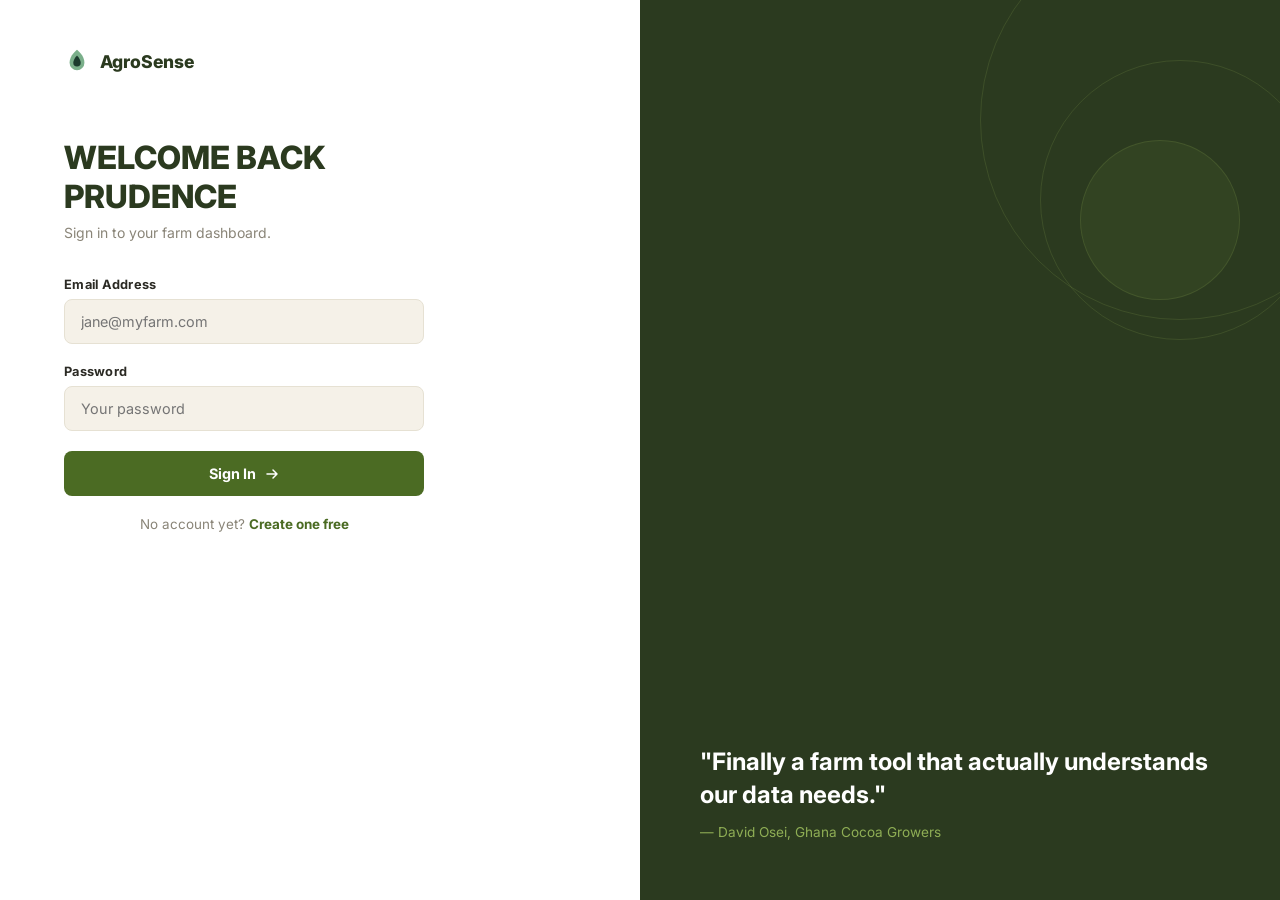
<file: login.html>
<!DOCTYPE html>
<html lang="en">
<head>
<meta charset="UTF-8">
<meta name="viewport" content="width=device-width, initial-scale=1.0">
<title>Sign In — AgroSense</title>
<link
href="https://fonts.googleapis.com/css2?family=Playfair+Display:wght@600;700&family=Inter:wght@300;400;500;600&display=swap" rel="stylesheet">
<link rel="stylesheet" href="style.css">
</head>
<body class="page-auth">
<div class="auth-split">
<div class="auth-panel">
<a href="index.html" class="logo">
<svg width="26" height="26" viewBox="0 0 28 28" fill="none">
<path d="M14 2C14 2 6 8 6 16a8 8 0 0016 0C22 8 14 2 14 2z" fill="#7AAF8A"/>
<path d="M14 8C14 8 10 12 10 16a4 4 0 008 0C18 12 14 8 14 8z" fill="#1B3A2D"/>
</svg>
AgroSense
</a>
<div class="auth-form-wrap">
<h2 class="auth-title">WELCOME BACK PRUDENCE</h2>
<p class="auth-sub">Sign in to your farm dashboard.</p>
<div id="authMsg" class="auth-msg" style="display:none"></div>
<div class="form-group">
<label for="loginEmail">Email Address</label>
<input type="email" id="loginEmail" placeholder="jane@myfarm.com" autocomplete="email">
</div>
<div class="form-group">
<label for="loginPassword">Password</label>
<input type="password" id="loginPassword" placeholder="Your password">
</div>
<button class="btn-submit" onclick="handleLogin()">
<span>Sign In</span>
<svg width="16" height="16" viewBox="0 0 16 16" fill="none"><path d="M3 8h10M9 4l4 4-4 4" stroke="currentColor" stroke-width="1.5" stroke-linecap="round" stroke-linejoin="round"/></svg></button>
<p class="auth-link">No account yet? <a href="register.html">Create one free</a></p>
</div>
</div>
<div class="auth-deco">
<div class="deco-content">
<h3>"Finally a farm tool that actually understands our data needs."</h3>
<p>— David Osei, Ghana Cocoa Growers</p>
</div>
<div class="deco-circles">
<div class="dc dc1"></div>
<div class="dc dc2"></div>
<div class="dc dc3"></div>
</div>
</div>
</div>
<script type="module" src="auth.js"></script>
</body>
</html>
</file>
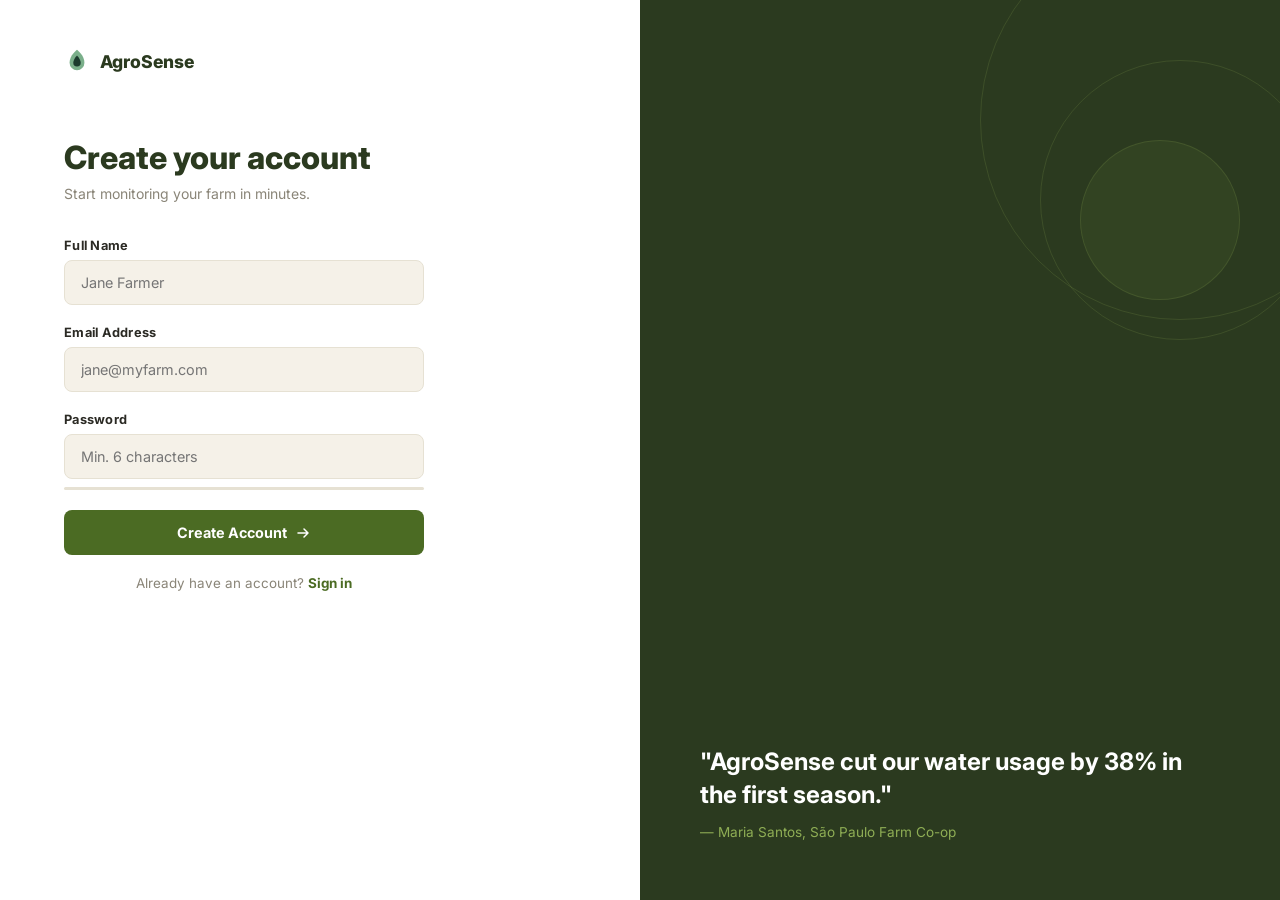
<file: register.html>
<!DOCTYPE html>
<html lang="en">
<head>
<meta charset="UTF-8">
<meta name="viewport" content="width=device-width, initial-scale=1.0">
<title>Create Account — AgroSense</title>
<link
href="https://fonts.googleapis.com/css2?family=Playfair+Display:wght@600;700&family=Inter:wght@300;400;500;600&display=swap" rel="stylesheet">
<link rel="stylesheet" href="style.css">
</head>
<body class="page-auth">
<div class="auth-split">
<div class="auth-panel">
<a href="index.html" class="logo">
<svg width="26" height="26" viewBox="0 0 28 28" fill="none">
<path d="M14 2C14 2 6 8 6 16a8 8 0 0016 0C22 8 14 2 14 2z" fill="#7AAF8A"/>
<path d="M14 8C14 8 10 12 10 16a4 4 0 008 0C18 12 14 8 14 8z" fill="#1B3A2D"/>
</svg>
AgroSense
</a>
<div class="auth-form-wrap">
<h2 class="auth-title">Create your account</h2>
<p class="auth-sub">Start monitoring your farm in minutes.</p>
<div id="authMsg" class="auth-msg" style="display:none"></div>
<div class="form-group">
<label for="name">Full Name</label>
<input type="text" id="name" placeholder="Jane Farmer" autocomplete="name">
</div>
<div class="form-group">
<label for="email">Email Address</label>
<input type="email" id="email" placeholder="jane@myfarm.com" autocomplete="email">
</div>
<div class="form-group">
<label for="password">Password</label>
<input type="password" id="password" placeholder="Min. 6 characters">
<div class="password-strength" id="strengthBar"><div class="strength-fill"></div></div>
</div>
<button class="btn-submit" onclick="handleRegister()">
<span>Create Account</span>
<svg width="16" height="16" viewBox="0 0 16 16" fill="none"><path d="M3 8h10M9 4l4 4-4 4" stroke="currentColor" stroke-width="1.5" stroke-linecap="round" stroke-linejoin="round"/></svg>
</button>
<p class="auth-link">Already have an account? <a href="login.html">Sign in</a></p>
</div>
</div>
<div class="auth-deco">
<div class="deco-content">
<h3>"AgroSense cut our water usage by 38% in the first season."</h3>
<p>— Maria Santos, São Paulo Farm Co-op</p>
</div>
<div class="deco-circles">
<div class="dc dc1"></div>
<div class="dc dc2"></div>
<div class="dc dc3"></div>
</div>
</div>
</div>
<script type="module" src="auth.js"></script>
</body>
</html>
</file>
<file: style.css>
/* ============================================
AGROSENSE — DESIGN SYSTEM (Retheme: warm olive/cream)
Palette:
--forest: #4B6B23  (olive green — primary)
--forest-dark: #3B5519 (hover state)
--sage: #8FAE55    (light olive — accents, active states)
--amber: #D9A356   (warm tan — warnings)
--mist: #F5F1E8    (warm cream page background)
--charcoal:#2B3A1F (deep olive-black — dark accents, footer)
--card: #FFFFFF
============================================ */
*, *::before, *::after {
  margin: 0; padding: 0; box-sizing: border-box;
}
:root {
  --forest: #4B6B23;
  --forest-dark: #3B5519;
  --sage: #8FAE55;
  --amber: #D9A356;
  --mist: #F5F1E8;
  --charcoal: #2B3A1F;
  --card: #FFFFFF;
  --text: #2b2a24;
  --text-muted: #8a8578;
  --border: #e6e1d3;
  --shadow: 0 2px 16px rgba(43,42,36,0.07);
  --shadow-lg: 0 8px 40px rgba(43,42,36,0.13);
  --radius: 14px;
  --radius-sm: 8px;
  --font-display: 'Inter', system-ui, sans-serif;
  --font-body: 'Inter', system-ui, sans-serif;
}
html { scroll-behavior: smooth; }
body {
  font-family: var(--font-body);
  color: var(--text);
  background: var(--mist);
  -webkit-font-smoothing: antialiased;
}
a { text-decoration: none; color: inherit; }

/* ============================================
HOME PAGE
============================================ */
.page-home { background: var(--mist); }

/* HEADER */
.site-header {
  display: flex;
  align-items: center;
  justify-content: space-between;
  padding: 20px 48px;
  position: fixed; top: 0; left: 0; right: 0;
  background: rgba(245,241,232,0.9);
  backdrop-filter: blur(12px);
  z-index: 100;
  border-bottom: 1px solid var(--border);
}
.logo {
  display: flex; align-items: center; gap: 10px;
  font-family: var(--font-display);
  font-weight: 800; font-size: 1.2rem;
  color: var(--charcoal);
}
.site-nav { display: flex; align-items: center; gap: 12px; }
.site-nav a {
  font-size: 0.875rem; font-weight: 500;
  color: var(--text); padding: 8px 16px;
  border-radius: var(--radius-sm);
  transition: background .18s;
}
.site-nav a:hover { background: var(--border); }
.btn-nav {
  background: var(--forest) !important;
  color: #fff !important;
}
.btn-nav:hover { background: var(--forest-dark) !important; }

/* HERO */
.hero {
  min-height: 100vh;
  display: grid;
  grid-template-columns: 1fr 420px;
  align-items: center;
  padding: 120px 48px 60px;
  gap: 60px;
  position: relative;
  overflow: hidden;
  background: var(--charcoal);
}
.hero-photo-bg {
  position: absolute; inset: 0; z-index: 0;
}
.hero-photo-bg img {
  width: 100%; height: 100%; object-fit: cover; display: block;
}
.hero-photo-overlay {
  position: absolute; inset: 0;
  background: linear-gradient(100deg, rgba(43,58,31,0.92) 0%, rgba(43,58,31,0.75) 38%, rgba(245,241,232,0.2) 75%);
}
.hero-content { position: relative; z-index: 1; }
.hero-eyebrow {
  display: inline-block;
  font-size: 0.75rem; font-weight: 700;
  letter-spacing: 0.12em; text-transform: uppercase;
  color: var(--sage);
  background: rgba(143,174,85,0.15);
  padding: 5px 14px; border-radius: 100px;
  margin-bottom: 20px;
}
.hero-title {
  font-family: var(--font-display);
  font-size: clamp(2.6rem, 5vw, 4rem);
  font-weight: 800;
  line-height: 1.12;
  color: #fff;
  margin-bottom: 20px;
}
.hero-sub {
  font-size: 1.05rem; font-weight: 400;
  color: rgba(255,255,255,0.8); line-height: 1.7;
  max-width: 480px; margin-bottom: 36px;
}
.hero-actions { display: flex; gap: 14px; flex-wrap: wrap; margin-bottom: 48px; }
.btn-primary {
  background: var(--forest); color: #fff;
  padding: 14px 28px; border-radius: var(--radius-sm);
  font-size: 0.9rem; font-weight: 700;
  transition: background .18s, transform .12s;
  display: inline-block;
}
.btn-primary:hover { background: var(--forest-dark); transform: translateY(-1px); }
.btn-ghost {
  color: #fff; font-size: 0.9rem; font-weight: 600;
  padding: 14px 4px;
  border-bottom: 2px solid rgba(255,255,255,0.4);
  transition: border-color .18s;
  display: inline-block;
}
.btn-ghost:hover { border-color: var(--sage); }
.hero-stats {
  display: flex; align-items: center; gap: 24px; flex-wrap: wrap;
}
.stat { display: flex; flex-direction: column; }
.stat strong { font-size: 1.4rem; font-weight: 800; color: var(--sage); }
.stat span { font-size: 0.75rem; color: rgba(255,255,255,0.65); margin-top: 2px; }
.stat-divider { width: 1px; height: 36px; background: rgba(255,255,255,0.25); }

/* FLOATING CARDS (hero visual) */
.hero-visual {
  position: relative; z-index: 1;
  height: 460px;
}
.floating-card {
  position: absolute;
  background: var(--card);
  border-radius: var(--radius);
  padding: 20px 24px;
  box-shadow: var(--shadow-lg);
  display: flex; align-items: center; gap: 16px;
  min-width: 200px;
  animation: floatY 4s ease-in-out infinite;
}
.fc1 { top: 10px; left: 30px; animation-delay: 0s; }
.fc2 { top: 140px; right: 0; animation-delay: 1.3s; }
.fc3 { top: 270px; left: 10px; animation-delay: 2.6s; }
.fc4 { top: 260px; right: 30px; animation-delay: 0.8s; }
@keyframes floatY {
  0%, 100% { transform: translateY(0); }
  50% { transform: translateY(-10px); }
}
.fc-icon { font-size: 1.8rem; }
.fc-data { display: flex; flex-direction: column; }
.fc-val { font-size: 1.4rem; font-weight: 800; color: var(--charcoal); }
.fc-label { font-size: 0.72rem; color: var(--text-muted); margin-top: 2px; }
.pulse-ring {
  position: absolute; top: 12px; right: 12px;
  width: 10px; height: 10px;
  background: var(--sage);
  border-radius: 50%;
}
.pulse-ring::after {
  content: '';
  position: absolute; inset: -4px;
  border: 2px solid var(--sage);
  border-radius: 50%;
  animation: pulse 2s ease-out infinite;
}
@keyframes pulse {
  0% { transform: scale(1); opacity: 1; }
  100% { transform: scale(2.2); opacity: 0; }
}

/* HIGHLIGHT BAND */
.highlight-band {
  background: var(--forest);
  display: grid;
  grid-template-columns: repeat(4, 1fr);
  padding: 32px 48px;
  gap: 20px;
}
.highlight-item {
  display: flex; flex-direction: column; align-items: center; text-align: center;
}
.highlight-item strong {
  font-family: var(--font-display); font-size: 1.8rem; font-weight: 800; color: #fff;
}
.highlight-item span { font-size: 0.8rem; color: rgba(255,255,255,0.7); margin-top: 4px; }

/* FEATURES */
.features {
  padding: 100px 48px;
  background: var(--card);
}
.section-title {
  font-family: var(--font-display);
  font-size: clamp(1.8rem, 3vw, 2.4rem);
  font-weight: 800;
  text-align: center;
  color: var(--charcoal);
  margin-bottom: 8px;
}
.section-sub {
  text-align: center; color: var(--text-muted); font-size: 0.9rem; margin-bottom: 56px;
}
.feature-grid {
  display: grid;
  grid-template-columns: repeat(auto-fit, minmax(240px, 1fr));
  gap: 28px; max-width: 1180px; margin: 0 auto;
}
.feature-card {
  background: var(--mist);
  border-radius: var(--radius);
  padding: 32px 28px;
  border: 1px solid var(--border);
  transition: transform .2s, box-shadow .2s;
  cursor: pointer;
  position: relative;
}
.feature-card:hover { transform: translateY(-4px); box-shadow: var(--shadow-lg); }
.feature-card:focus-visible { outline: 2px solid var(--sage); outline-offset: 2px; }
.feature-card.has-photo { padding-top: 0; overflow: hidden; }
.feature-photo {
  height: 140px; margin: 0 -28px 20px -28px; overflow: hidden;
}
.feature-photo img { width: 100%; height: 100%; object-fit: cover; display: block; }
.feature-icon { font-size: 2rem; margin-bottom: 16px; }
.feature-card h3 {
  font-family: var(--font-display); font-size: 1.1rem; font-weight: 700;
  color: var(--charcoal); margin-bottom: 10px;
}
.feature-card p { font-size: 0.875rem; color: var(--text-muted); line-height: 1.65; margin-bottom: 14px; }
.feature-more {
  font-size: 0.8rem; font-weight: 700; color: var(--forest-dark);
}

/* Feature detail modal — larger variant of the shared modal */
.feature-modal-box { max-width: 460px; text-align: left; position: relative; }
.modal-close-x {
  position: absolute; top: 14px; right: 14px;
  width: 28px; height: 28px; border-radius: 50%;
  background: var(--mist); border: none; color: var(--text-muted);
  font-size: 1.2rem; line-height: 1; cursor: pointer;
  display: flex; align-items: center; justify-content: center;
}
.modal-close-x:hover { background: var(--border); color: var(--charcoal); }
.feature-modal-photo { margin: -32px -32px 20px -32px; height: 160px; overflow: hidden; border-radius: var(--radius) var(--radius) 0 0; }
.feature-modal-photo img { width: 100%; height: 100%; object-fit: cover; display: block; }
.feature-modal-icon { font-size: 2.2rem; margin-bottom: 10px; }
.feature-modal-list { list-style: none; display: flex; flex-direction: column; gap: 8px; margin: 16px 0 4px; }
.feature-modal-list li {
  font-size: 0.85rem; color: var(--text); padding-left: 20px; position: relative; line-height: 1.5;
}
.feature-modal-list li::before {
  content: '✓'; position: absolute; left: 0; color: var(--forest); font-weight: 700;
}

/* SITE FOOTER */
.site-footer {
  padding: 32px 48px;
  background: var(--charcoal);
  display: flex; align-items: center; justify-content: space-between;
}
.site-footer .logo { color: #fff; }
.site-footer .logo svg path:first-child { fill: var(--sage); }
.site-footer .logo svg path:last-child { fill: #fff; }
.site-footer p { color: rgba(255,255,255,0.55); font-size: 0.8rem; }

/* ============================================
AUTH PAGES
============================================ */
.page-auth { background: var(--mist); }
.auth-split {
  display: grid;
  grid-template-columns: 1fr 1fr;
  min-height: 100vh;
}
.auth-panel {
  padding: 48px 64px;
  display: flex; flex-direction: column;
  background: var(--card);
}
.auth-panel .logo {
  display: flex; align-items: center; gap: 10px;
  font-family: var(--font-display); font-weight: 800;
  font-size: 1.1rem; color: var(--charcoal);
  margin-bottom: 64px;
}
.auth-form-wrap { max-width: 360px; }
.auth-title {
  font-family: var(--font-display);
  font-size: 2rem; font-weight: 800;
  color: var(--charcoal); margin-bottom: 8px;
}
.auth-sub { font-size: 0.875rem; color: var(--text-muted); margin-bottom: 36px; }
.auth-msg {
  padding: 12px 16px; border-radius: var(--radius-sm);
  font-size: 0.85rem; margin-bottom: 20px;
}
.auth-msg.error { background: #fbe4e1; color: #93321f; }
.auth-msg.success { background: #e4efd6; color: #3b5519; }
.form-group { margin-bottom: 20px; }
.form-group label {
  display: block; font-size: 0.8rem; font-weight: 700;
  color: var(--text); margin-bottom: 7px; letter-spacing: 0.02em;
}
.form-group input {
  width: 100%; padding: 13px 16px;
  border: 1.5px solid var(--border);
  border-radius: var(--radius-sm);
  font-size: 0.9rem; font-family: var(--font-body);
  color: var(--text);
  background: var(--mist);
  transition: border-color .18s, box-shadow .18s;
  outline: none;
}
.form-group input:focus {
  border-color: var(--sage);
  box-shadow: 0 0 0 3px rgba(143,174,85,0.25);
  background: #fff;
}
.password-strength {
  height: 3px; background: var(--border);
  border-radius: 4px; margin-top: 8px; overflow: hidden;
}
.strength-fill {
  height: 100%; width: 0;
  background: var(--sage);
  transition: width .3s, background .3s;
}
.btn-submit {
  width: 100%; padding: 14px 20px;
  background: var(--forest); color: #fff;
  border: none; border-radius: var(--radius-sm);
  font-size: 0.9rem; font-weight: 700;
  font-family: var(--font-body);
  cursor: pointer;
  display: flex; align-items: center; justify-content: center; gap: 8px;
  transition: background .18s, transform .12s;
  margin-bottom: 20px;
}
.btn-submit:hover { background: var(--forest-dark); transform: translateY(-1px); }
.btn-submit:active { transform: translateY(0); }
.auth-link { font-size: 0.84rem; color: var(--text-muted); text-align: center; }
.auth-link a { color: var(--forest); font-weight: 700; }

/* AUTH DECO */
.auth-deco {
  background: var(--charcoal);
  display: flex; flex-direction: column;
  justify-content: flex-end;
  padding: 60px;
  position: relative; overflow: hidden;
}
.deco-content {
  position: relative; z-index: 1;
}
.deco-content h3 {
  font-family: var(--font-display);
  font-size: 1.5rem; font-weight: 700;
  color: #fff; line-height: 1.4; margin-bottom: 12px;
}
.deco-content p { color: var(--sage); font-size: 0.85rem; }
.deco-circles { position: absolute; inset: 0; }
.dc {
  position: absolute; border-radius: 50%;
  border: 1px solid rgba(143,174,85,0.18);
}
.dc1 { width: 400px; height: 400px; top: -80px; right: -100px; }
.dc2 { width: 280px; height: 280px; top: 60px; right: -40px; }
.dc3 { width: 160px; height: 160px; top: 140px; right: 40px;
  background: rgba(143,174,85,0.08); }

/* ============================================
DASHBOARD
============================================ */
.page-dashboard { background: var(--mist); }
.dash-layout {
  display: grid;
  grid-template-columns: 240px 1fr;
  min-height: 100vh;
}

/* SIDEBAR — light theme, like SmartAgri */
.sidebar {
  background: var(--card);
  display: flex; flex-direction: column;
  padding: 28px 20px;
  position: sticky; top: 0; height: 100vh;
  overflow-y: auto;
  border-right: 1px solid var(--border);
}
.sb-logo {
  display: flex; align-items: center; gap: 10px;
  font-family: var(--font-display); font-weight: 800;
  font-size: 1.1rem; color: var(--charcoal);
  margin-bottom: 40px; padding: 0 8px;
}
.sb-nav { flex: 1; display: flex; flex-direction: column; gap: 4px; }
.sb-link {
  display: flex; align-items: center; gap: 12px;
  padding: 11px 14px; border-radius: var(--radius-sm);
  color: var(--text-muted);
  font-size: 0.87rem; font-weight: 600;
  transition: background .15s, color .15s;
}
.sb-link:hover, .sb-link.active {
  background: rgba(143,174,85,0.16);
  color: var(--forest-dark);
}
.sb-link.active { color: var(--forest-dark); }
.sb-footer {
  border-top: 1px solid var(--border);
  padding-top: 20px; margin-top: 20px;
}
.sb-user {
  display: flex; align-items: center; gap: 12px;
  padding: 0 6px; margin-bottom: 16px;
}
.user-avatar {
  width: 36px; height: 36px; border-radius: 50%;
  background: var(--sage); color: #fff;
  font-weight: 700; font-size: 0.9rem;
  display: flex; align-items: center; justify-content: center;
  flex-shrink: 0;
}
.user-info { display: flex; flex-direction: column; }
.user-name { font-size: 0.83rem; font-weight: 700; color: var(--charcoal); }
.user-role { font-size: 0.72rem; color: var(--text-muted); }
.sb-logout {
  width: 100%; padding: 10px 14px;
  background: var(--mist);
  color: var(--text-muted);
  border: 1px solid var(--border); border-radius: var(--radius-sm);
  font-size: 0.82rem; font-family: var(--font-body); font-weight: 600;
  cursor: pointer;
  display: flex; align-items: center; gap: 8px;
  transition: background .15s, color .15s;
}
.sb-logout:hover { background: var(--border); color: var(--charcoal); }

/* MAIN */
.dash-main { padding: 36px 40px; overflow-y: auto; }
.topbar {
  display: flex; justify-content: space-between; align-items: flex-start;
  margin-bottom: 36px;
}
.page-title {
  font-family: var(--font-display);
  font-size: 1.8rem; font-weight: 800; color: var(--charcoal);
}
.page-date { font-size: 0.82rem; color: var(--text-muted); margin-top: 4px; }
.topbar-right { display: flex; align-items: center; gap: 12px; }
.alert-badge {
  position: relative; cursor: pointer;
  color: var(--text-muted); padding: 8px;
  border-radius: var(--radius-sm);
  background: var(--card); border: 1px solid var(--border);
  transition: background .15s;
}
.alert-badge:hover { background: var(--border); }
.badge-dot {
  position: absolute; top: 6px; right: 6px;
  width: 7px; height: 7px; background: #d1554a;
  border-radius: 50%; border: 1.5px solid var(--card);
}
.refresh-chip {
  display: flex; align-items: center; gap: 6px;
  background: rgba(143,174,85,0.18);
  color: var(--forest-dark); font-size: 0.78rem; font-weight: 700;
  padding: 7px 14px; border-radius: 100px;
  cursor: pointer; transition: background .15s;
}
.refresh-chip:hover { background: rgba(143,174,85,0.3); }

/* SENSOR GRID */
.sensor-grid {
  display: grid;
  grid-template-columns: repeat(4, 1fr);
  gap: 20px; margin-bottom: 28px;
}
.sensor-card {
  background: var(--card);
  border-radius: var(--radius);
  padding: 24px;
  border: 1px solid var(--border);
  box-shadow: var(--shadow);
  transition: transform .2s, box-shadow .2s;
}
.sensor-card:hover { transform: translateY(-3px); box-shadow: var(--shadow-lg); }
.sc-header {
  display: flex; justify-content: space-between; align-items: center;
  margin-bottom: 16px;
}
.sc-label { font-size: 0.78rem; font-weight: 700; color: var(--text-muted); text-transform:
  uppercase; letter-spacing: 0.05em; }
.sc-icon { font-size: 1.3rem; }
.sc-value {
  font-family: var(--font-display);
  font-size: 2rem; font-weight: 800;
  color: var(--charcoal); margin-bottom: 14px;
}
.sc-value.green { color: var(--forest-dark); }
.sc-bar {
  height: 5px; background: var(--border);
  border-radius: 4px; overflow: hidden; margin-bottom: 12px;
}
.sc-bar-fill {
  height: 100%; background: var(--sage);
  border-radius: 4px; transition: width .8s ease;
}
.sc-bar-fill.amber { background: var(--amber); }
.sc-meta { display: flex; justify-content: space-between; align-items: center; }
.sc-status {
  font-size: 0.72rem; font-weight: 700; padding: 3px 10px; border-radius: 100px;
}
.sc-status.good { background: rgba(75,107,35,0.12); color: var(--forest-dark); }
.sc-status.warn { background: rgba(217,163,86,0.18); color: #8a5a1e; }
.sc-trend { font-size: 0.72rem; color: var(--text-muted); }

/* DASHBOARD BOTTOM */
.dash-bottom {
  display: grid;
  grid-template-columns: 1fr 340px;
  gap: 20px;
}
.chart-card, .activity-card {
  background: var(--card);
  border-radius: var(--radius);
  padding: 28px;
  border: 1px solid var(--border);
  box-shadow: var(--shadow);
}
.chart-header {
  display: flex; justify-content: space-between; align-items: center;
  margin-bottom: 24px;
}
.chart-header h2, .activity-card h2 {
  font-family: var(--font-display);
  font-size: 1.1rem; font-weight: 700; color: var(--charcoal);
}
.chart-tabs { display: flex; gap: 4px; }
.ct {
  padding: 6px 14px; border-radius: var(--radius-sm);
  font-size: 0.78rem; font-weight: 600;
  border: 1.5px solid var(--border);
  background: transparent; cursor: pointer;
  font-family: var(--font-body); color: var(--text-muted);
  transition: all .15s;
}
.ct.active, .ct:hover { background: var(--forest); color: #fff; border-color: var(--forest); }
.activity-card h2 { margin-bottom: 20px; }
.activity-list { list-style: none; display: flex; flex-direction: column; gap: 14px; }
.al-item {
  display: flex; align-items: flex-start; gap: 12px;
}
.al-dot {
  width: 8px; height: 8px; border-radius: 50%; flex-shrink: 0; margin-top: 5px;
}
.al-dot.good { background: var(--forest); }
.al-dot.warn { background: var(--amber); }
.al-dot.info { background: #6a9bc3; }
.al-item strong { display: block; font-size: 0.83rem; font-weight: 700; color: var(--text);
  margin-bottom: 2px; }
.al-item span { font-size: 0.75rem; color: var(--text-muted); }

/* ============================================
TEAM PAGE — Add Member button, modal, roles
============================================ */
.btn-add-member {
  display: flex; align-items: center; gap: 8px;
  background: var(--forest); color: #fff;
  border: none; padding: 10px 18px;
  border-radius: var(--radius-sm);
  font-size: 0.85rem; font-weight: 700;
  font-family: var(--font-body);
  cursor: pointer;
  transition: background .18s, transform .12s;
}
.btn-add-member:hover { background: var(--forest-dark); transform: translateY(-1px); }

.role-legend { list-style: none; display: flex; flex-direction: column; gap: 12px; }
.role-legend li { font-size: 0.85rem; color: var(--text-muted); display: flex; align-items: center; gap: 10px; }

.role-badge {
  display: inline-block; font-size: 0.72rem; font-weight: 700;
  padding: 3px 10px; border-radius: 100px; text-transform: uppercase; letter-spacing: 0.03em;
}
.role-badge.role-owner   { background: rgba(217,163,86,0.2); color: #8a5a1e; }
.role-badge.role-manager { background: rgba(143,174,85,0.22); color: var(--forest-dark); }
.role-badge.role-viewer  { background: rgba(106,155,195,0.18); color: #3b6bb0; }

.team-table { width: 100%; border-collapse: collapse; font-size: 0.87rem; }
.team-table th {
  text-align: left; font-size: 0.75rem; font-weight: 700; text-transform: uppercase;
  letter-spacing: 0.04em; color: var(--text-muted); padding: 10px 12px;
  border-bottom: 1.5px solid var(--border);
}
.team-table td { padding: 14px 12px; border-bottom: 1px solid var(--border); color: var(--text); }
.team-empty { text-align: center; color: var(--text-muted); padding: 28px 12px !important; }
.team-row-actions { text-align: right; }
.team-remove-btn {
  background: none; border: 1.5px solid var(--border); color: #93321f;
  font-size: 0.78rem; font-weight: 700; padding: 6px 12px;
  border-radius: var(--radius-sm); cursor: pointer; font-family: var(--font-body);
  transition: background .15s;
}
.team-remove-btn:hover { background: #fbe4e1; }

/* Modal */
.modal-overlay {
  display: flex; position: fixed; inset: 0; z-index: 200;
  background: rgba(43,58,31,0.55);
  align-items: center; justify-content: center;
  opacity: 0; pointer-events: none;
  transition: opacity .25s ease;
}
.modal-overlay.open { opacity: 1; pointer-events: auto; }
.modal-box {
  background: var(--card); border-radius: var(--radius);
  padding: 32px; width: 100%; max-width: 380px;
  box-shadow: var(--shadow-lg);
  transform: scale(0.94) translateY(8px);
  transition: transform .25s ease;
}
.modal-overlay.open .modal-box { transform: scale(1) translateY(0); }
.modal-box h3 {
  font-family: var(--font-display); font-size: 1.3rem; font-weight: 800;
  color: var(--charcoal); margin-bottom: 6px;
}
.modal-sub { font-size: 0.85rem; color: var(--text-muted); margin-bottom: 22px; }
.modal-box select {
  width: 100%; padding: 13px 16px; border: 1.5px solid var(--border);
  border-radius: var(--radius-sm); font-size: 0.9rem; font-family: var(--font-body);
  color: var(--text); background: var(--mist); outline: none;
}
.modal-actions { display: flex; justify-content: flex-end; gap: 10px; margin-top: 8px; }
.btn-ghost-modal {
  background: none; border: none; color: var(--text-muted);
  font-size: 0.87rem; font-weight: 700; padding: 12px 14px; cursor: pointer;
  font-family: var(--font-body);
}
.btn-ghost-modal:hover { color: var(--charcoal); }
.modal-actions .btn-submit { width: auto; margin-bottom: 0; padding: 12px 22px; }

/* ============================================
CROP PHOTO BANNER + LIVESTOCK CARD
============================================ */
.field-photo-banner {
  position: relative;
  border-radius: var(--radius);
  overflow: hidden;
  margin-bottom: 28px;
  box-shadow: var(--shadow);
  height: 220px;
}
.field-photo-banner img {
  width: 100%; height: 100%; object-fit: cover; display: block;
}
.field-photo-caption {
  position: absolute; left: 0; right: 0; bottom: 0;
  padding: 20px 24px;
  background: linear-gradient(to top, rgba(43,58,31,0.85), rgba(43,58,31,0));
  display: flex; flex-direction: column; gap: 2px;
}
.field-photo-caption span {
  font-size: 0.72rem; font-weight: 700; letter-spacing: 0.06em; text-transform: uppercase;
  color: var(--sage);
}
.field-photo-caption strong {
  font-family: var(--font-display); font-size: 1.2rem; font-weight: 800; color: #fff;
}

.livestock-card { margin-top: 20px; }
.livestock-body {
  display: grid; grid-template-columns: 220px 1fr; gap: 24px; align-items: center;
}
.livestock-photo {
  width: 100%; height: 160px; object-fit: cover; border-radius: var(--radius-sm);
}
.livestock-stats { display: flex; gap: 32px; flex-wrap: wrap; }
.livestock-stat { display: flex; flex-direction: column; }
.livestock-stat strong {
  font-family: var(--font-display); font-size: 1.6rem; font-weight: 800; color: var(--charcoal);
}
.livestock-stat span { font-size: 0.78rem; color: var(--text-muted); margin-top: 2px; }

@media (max-width: 700px) {
  .livestock-body { grid-template-columns: 1fr; }
}
@media (max-width: 1100px) {
  .sensor-grid { grid-template-columns: repeat(2, 1fr); }
  .dash-bottom { grid-template-columns: 1fr; }
}
/* MOBILE NAV TOGGLE (hamburger) — hidden on desktop */
.mobile-nav-toggle {
  display: none;
  align-items: center; justify-content: center;
  width: 40px; height: 40px;
  background: var(--card); border: 1px solid var(--border);
  border-radius: var(--radius-sm);
  cursor: pointer; position: fixed; top: 18px; left: 18px; z-index: 250;
  box-shadow: var(--shadow);
}
.sidebar-backdrop {
  display: none;
  position: fixed; inset: 0; z-index: 240;
  background: rgba(43,58,31,0.45);
}
.sidebar-backdrop.open { display: block; }

@media (max-width: 900px) {
  .hero { grid-template-columns: 1fr; padding: 100px 24px 60px; }
  .hero-visual { display: none; }
  .highlight-band { grid-template-columns: repeat(2, 1fr); padding: 28px 24px; }
  .auth-split { grid-template-columns: 1fr; }
  .auth-deco { display: none; }
  .auth-panel { padding: 36px 28px; }
  .dash-layout { grid-template-columns: 1fr; }
  .mobile-nav-toggle { display: flex; }
  .sidebar {
    display: flex;
    position: fixed; top: 0; left: 0; height: 100vh; width: 250px;
    transform: translateX(-100%);
    transition: transform .25s ease;
    z-index: 245;
    box-shadow: var(--shadow-lg);
  }
  .sidebar.open { transform: translateX(0); }
  .dash-main { padding: 72px 20px 24px; }
  .site-header { padding: 16px 20px; }
  .features { padding: 64px 24px; }
}
@media (max-width: 600px) {
  .sensor-grid { grid-template-columns: 1fr; }
}
@media (prefers-reduced-motion: reduce) {
  .floating-card, .pulse-ring::after { animation: none; }
}
</file>
